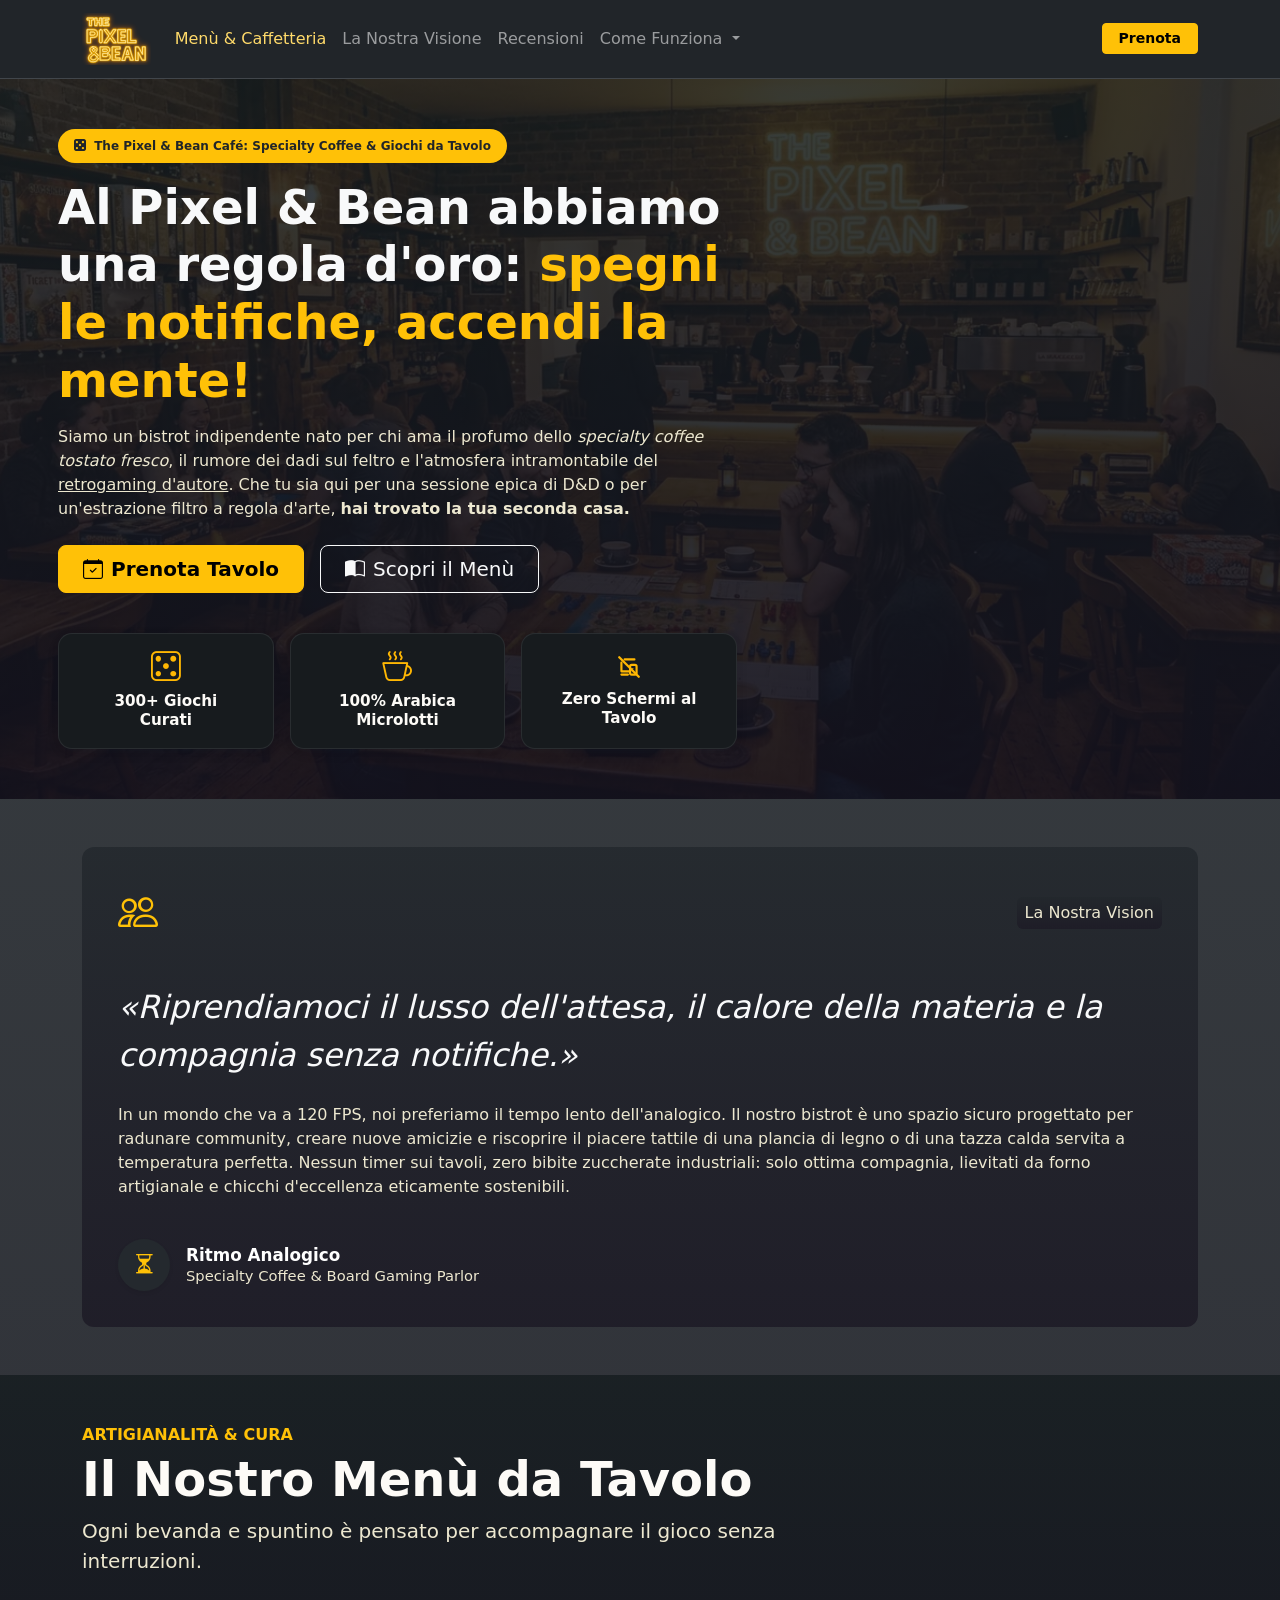
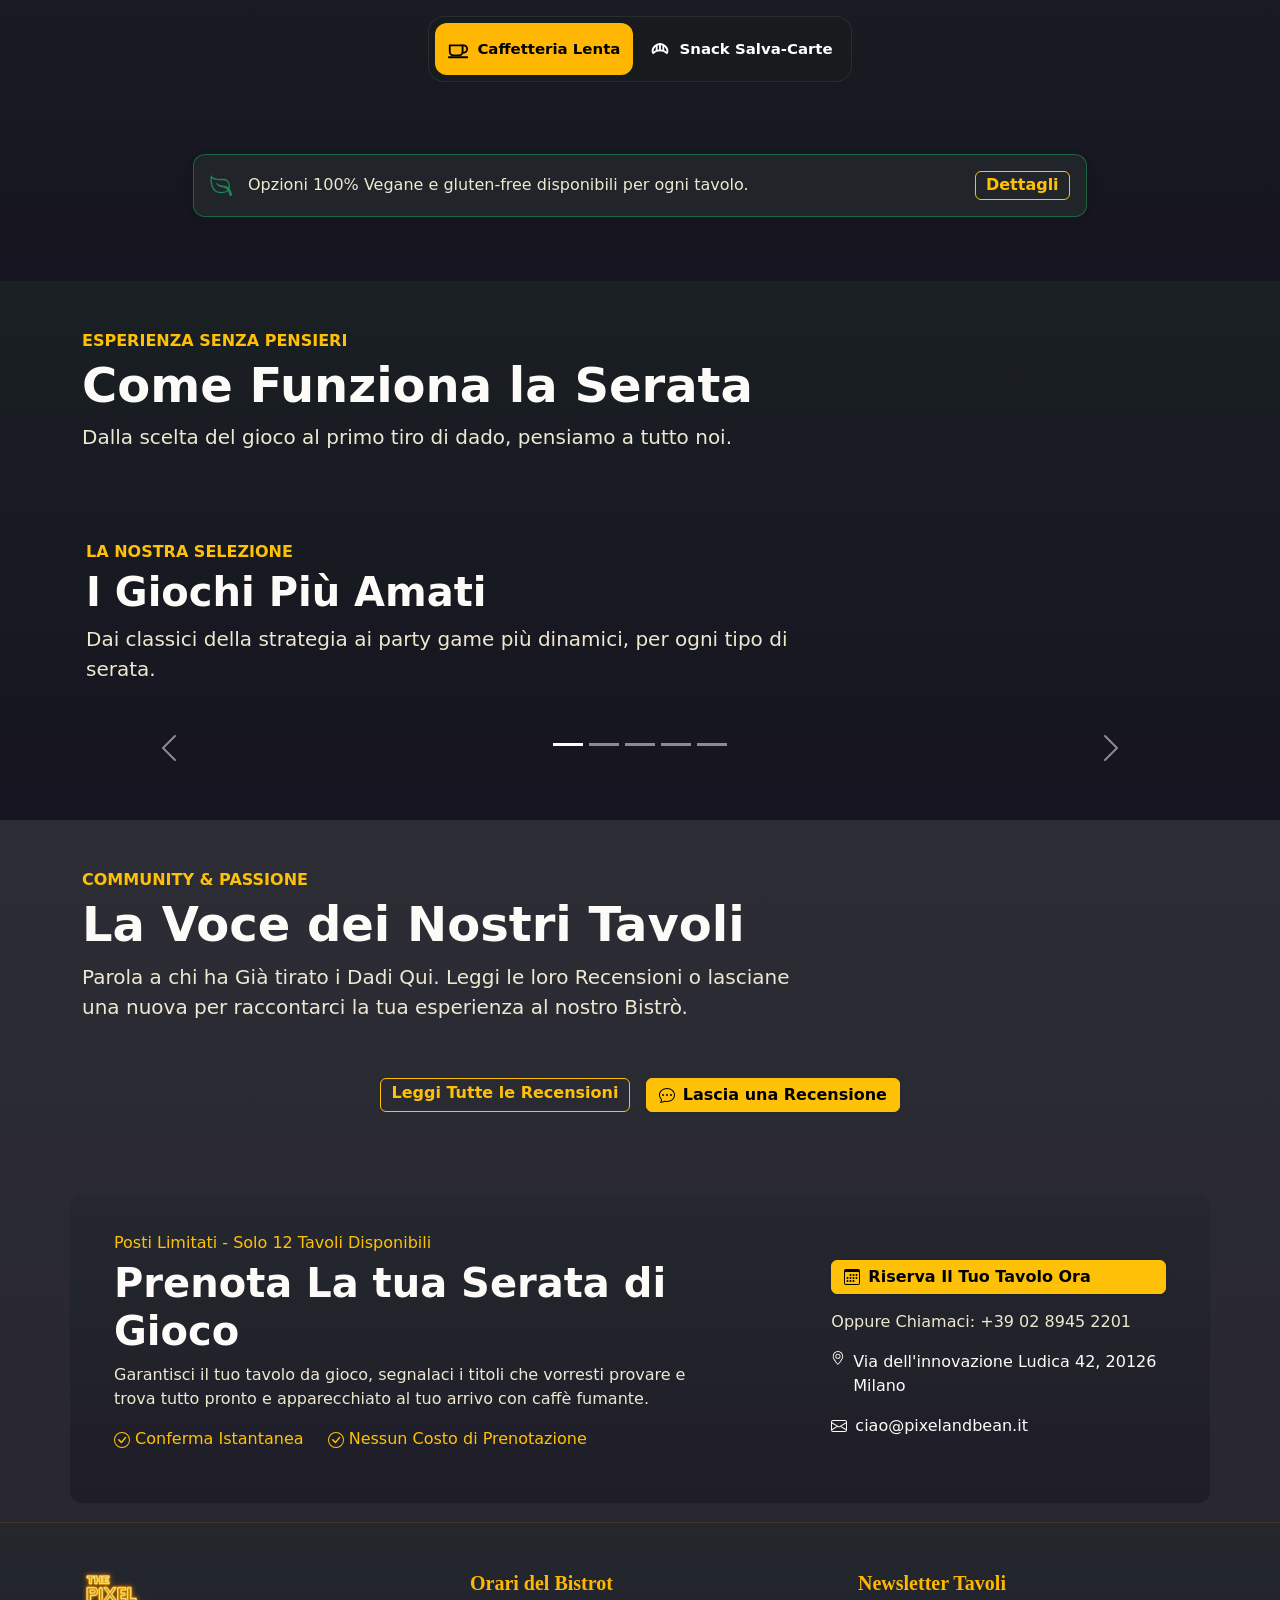
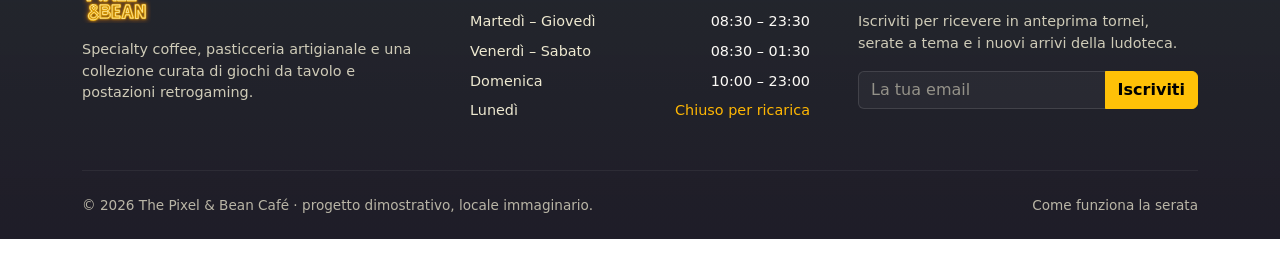
<file: index.html>
<!DOCTYPE html>
<html lang="it">

<head>
    <meta charset="UTF-8">
    <meta http-equiv="refresh" content="0; url=pixel-bean-cafe/src/">
    <title>The Pixel & Bean Café</title>
    <meta property="og:type" content="website">
    <meta property="og:title" content="The Pixel & Bean Café">
    <meta property="og:description"
        content="Bistrot immaginario di specialty coffee e giochi da tavolo: progetto front-end con HTML, Bootstrap 5.3 e JavaScript.">
    <meta property="og:url" content="https://albfer94.github.io/web-da-zero/">
    <meta property="og:image"
        content="https://albfer94.github.io/web-da-zero/pixel-bean-cafe/assets/img/og-preview.jpg">
    <meta property="og:image:width" content="1200">
    <meta property="og:image:height" content="627">
    <meta property="og:image:alt" content="Il sito The Pixel & Bean Café visto da computer e da telefono">
</head>

<body>
    <a href="pixel-bean-cafe/src/">Vai al sito</a>
</body>

</html>
</file>
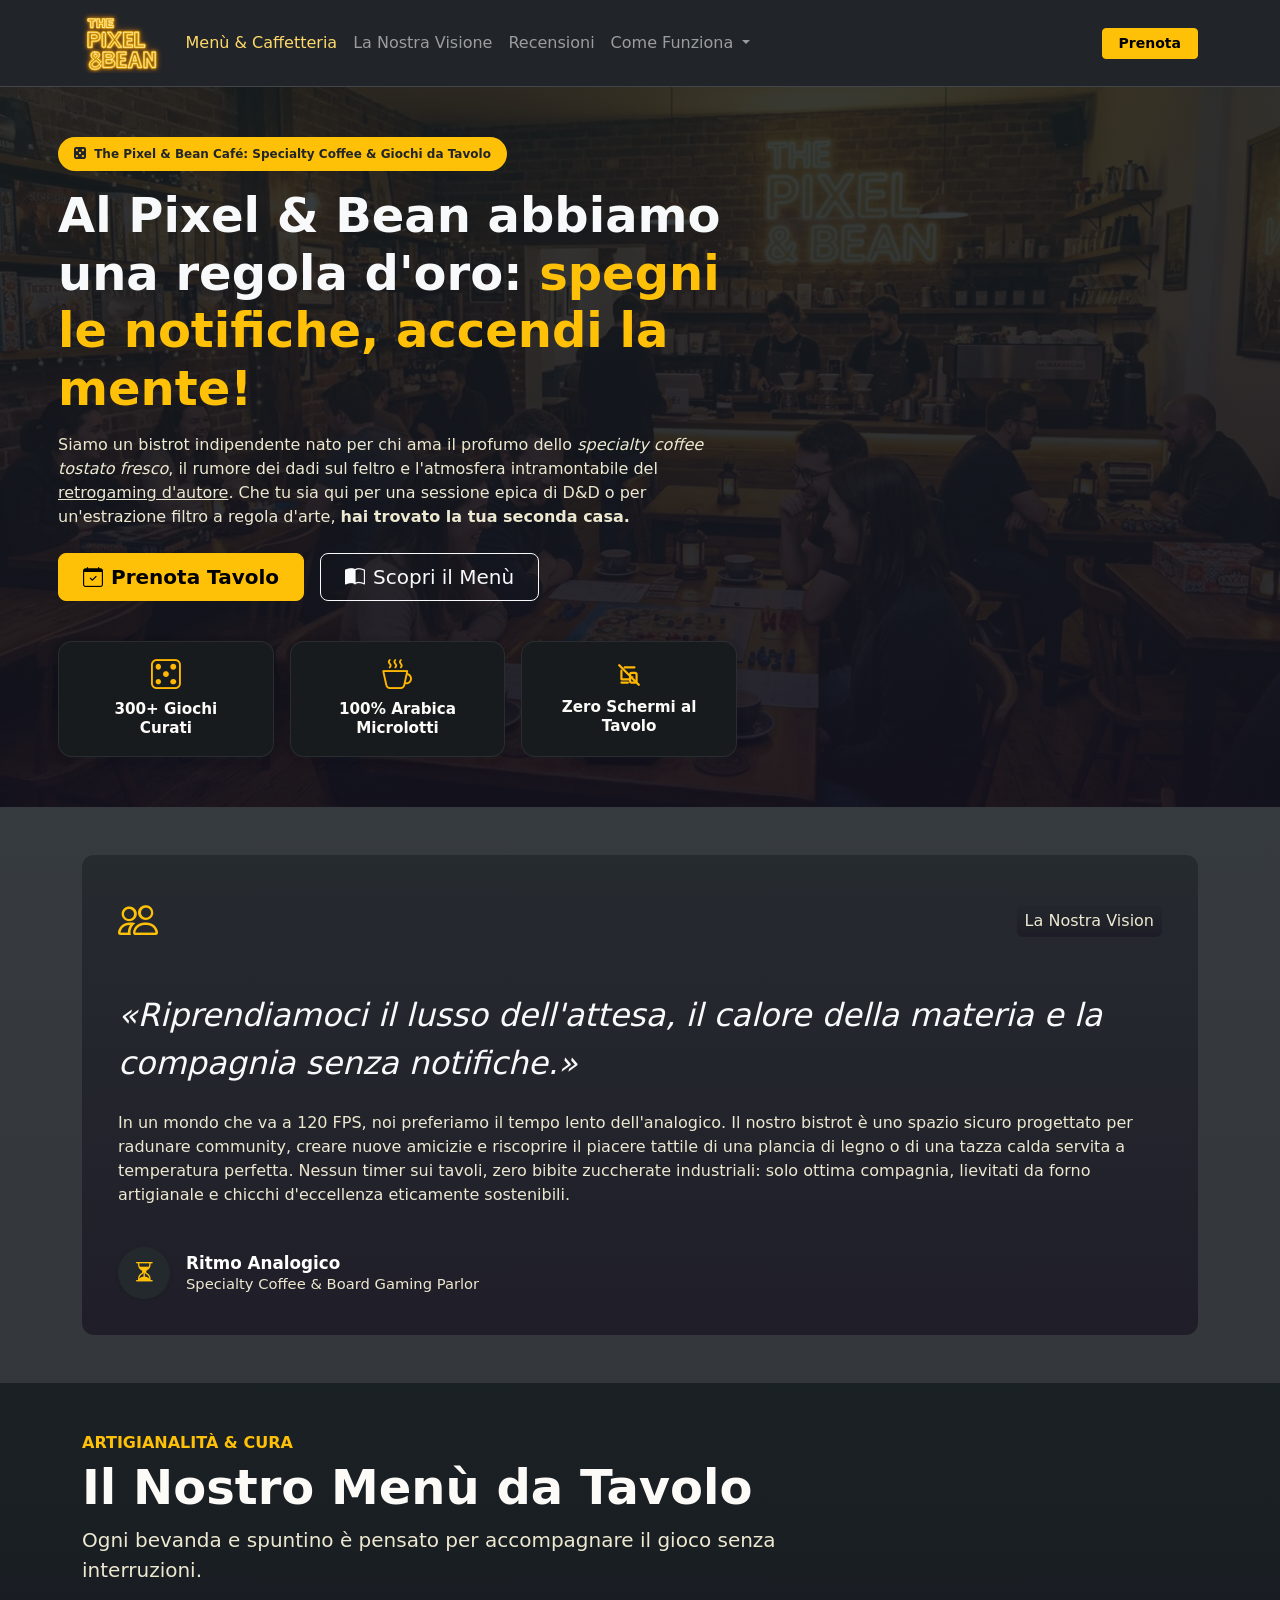
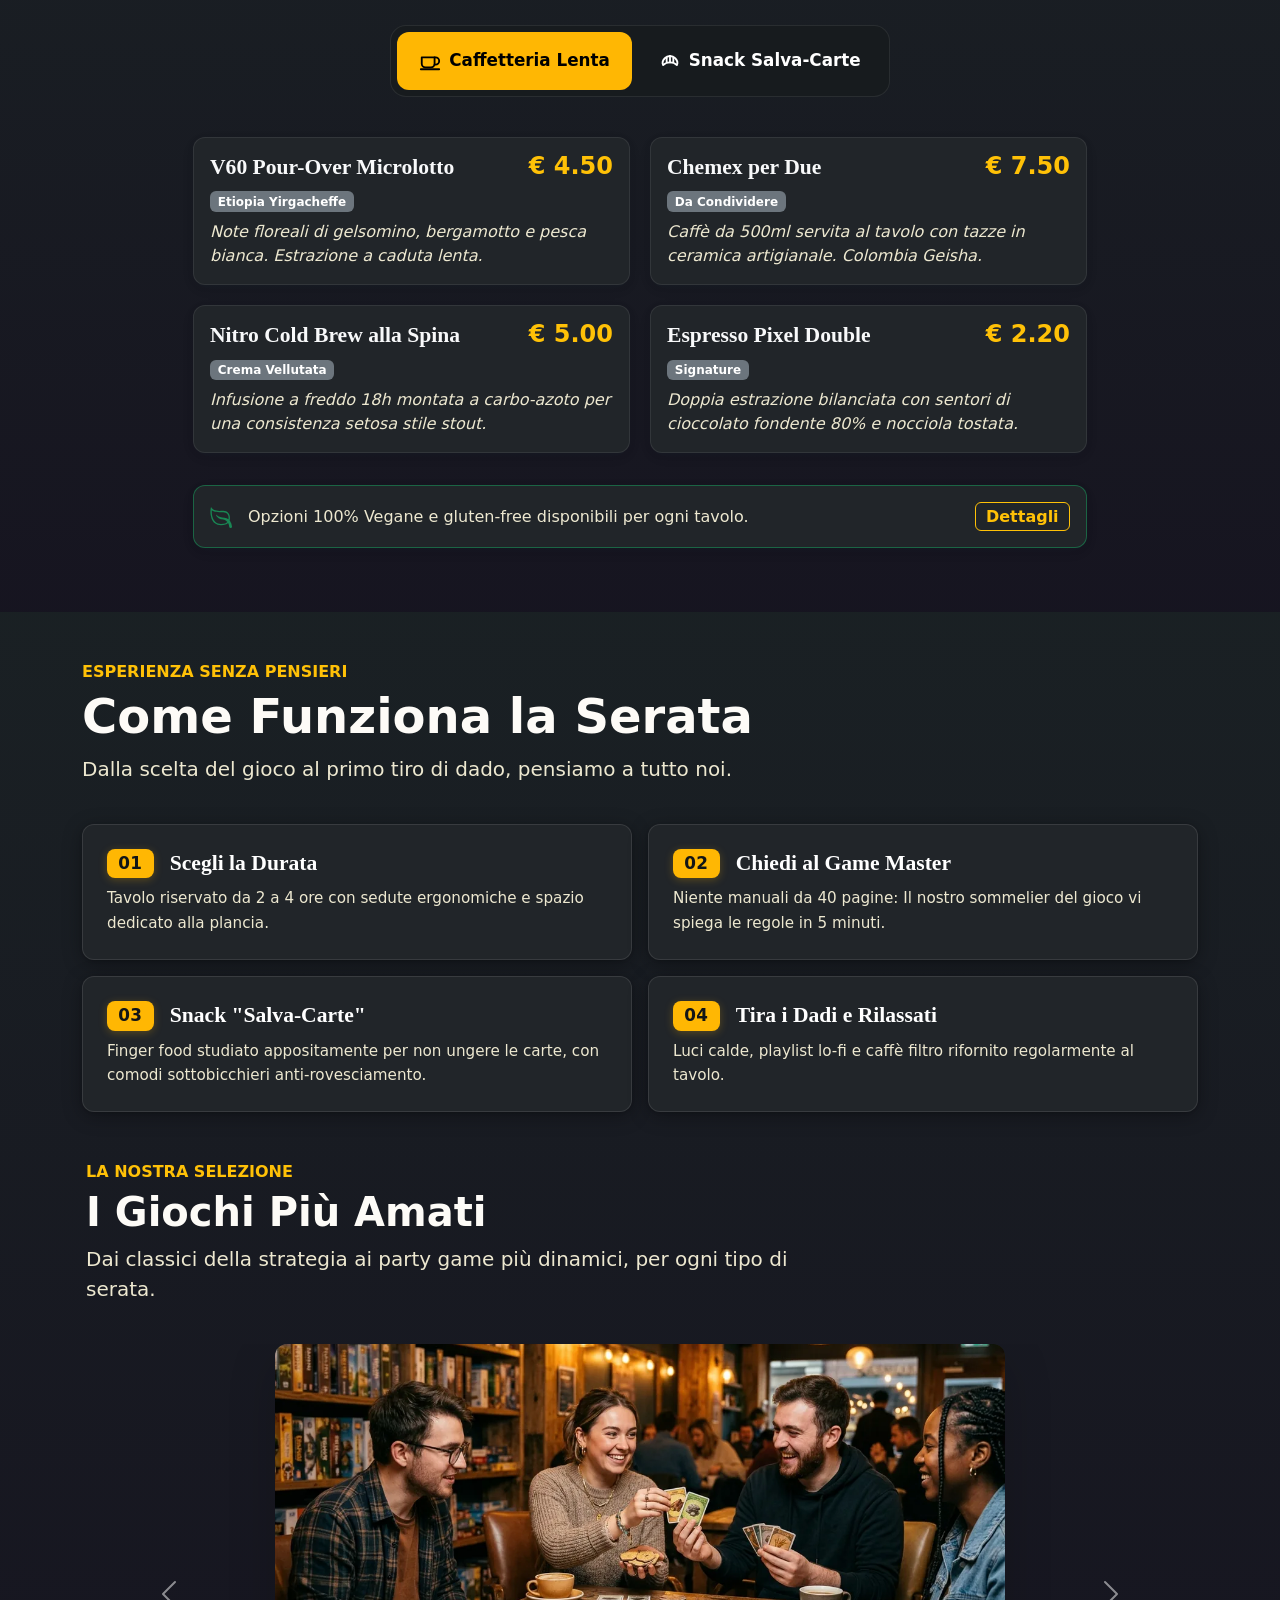
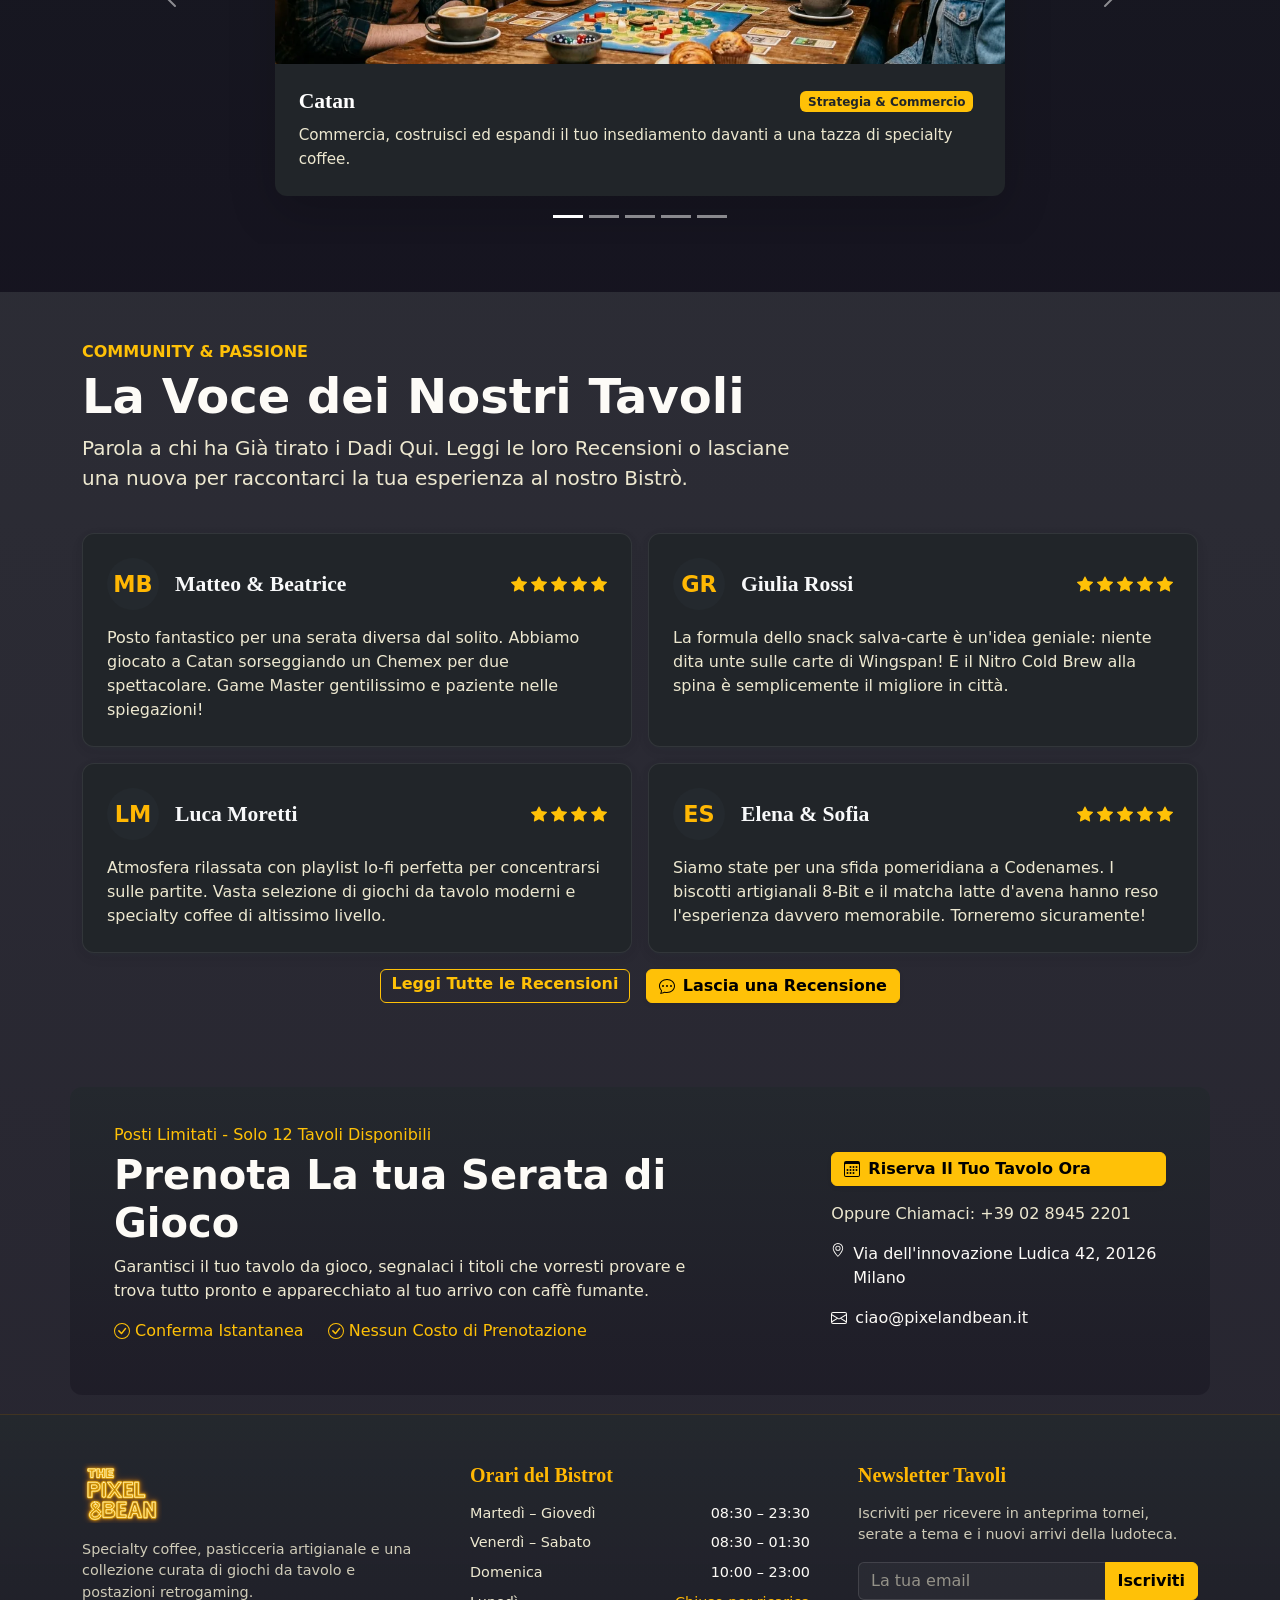
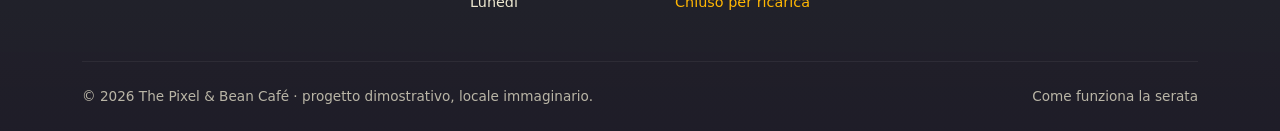
<file: pixel-bean-cafe/src/index.html>
<!DOCTYPE html>
<html lang="it">

<head>
     <meta charset="UTF-8">
     <meta name="viewport" content="width=device-width, initial-scale=1.0">
     <meta name="description"
          content="Bistrot di specialty coffee e giochi da tavolo: oltre 300 giochi, Game Master al tavolo e zero schermi. Prenota la tua serata.">
     <title>The Pixel & Bean Café</title>

     <!-- Open Graph: anteprima del link su LinkedIn e altri social -->
     <meta property="og:type" content="website">
     <meta property="og:title" content="The Pixel & Bean Café">
     <meta property="og:description"
          content="Bistrot immaginario di specialty coffee e giochi da tavolo: progetto front-end con HTML, Bootstrap 5.3 e JavaScript.">
     <meta property="og:url" content="https://albfer94.github.io/web-da-zero/pixel-bean-cafe/src/">
     <meta property="og:image"
          content="https://albfer94.github.io/web-da-zero/pixel-bean-cafe/assets/img/og-preview.jpg">
     <meta property="og:image:width" content="1200">
     <meta property="og:image:height" content="627">
     <meta property="og:image:alt" content="Il sito The Pixel & Bean Café visto da computer e da telefono">
     <!-- Favicon SVG per la scheda del browser -->
     <link rel="icon" type="image/svg+xml" href="../assets/svg/favicon.svg">

     <!-- Bootstrap 5.3 CSS -->
     <link href="https://cdn.jsdelivr.net/npm/bootstrap@5.3.3/dist/css/bootstrap.min.css" rel="stylesheet"
          integrity="sha384-QWTKZyjpPEjISv5WaRU9OFeRpok6YctnYmDr5pNlyT2bRjXh0JMhjY6hW+ALEwIH" crossorigin="anonymous">
     <!-- Bootstrap Icons -->
     <link rel="stylesheet" href="https://cdn.jsdelivr.net/npm/bootstrap-icons@1.11.3/font/bootstrap-icons.min.css">
     <!-- Foglio di stile personalizzato (Palette & Design Tokens) -->
     <link rel="stylesheet" href="../style/styles.css">
</head>

<body>
     <!-- In attesa di implementazione del Piano di Refactoring -->
     <nav class="navbar navbar-expand-lg bg-dark sticky-top border-bottom border-secondary-subtle" data-bs-theme="dark">
          <div class="container">
               <a class="navbar-brand d-flex align-items-center gap-2" href="#">
                    <img src="../assets/svg/logo.svg" alt="The Pixel &amp; Bean Café, torna all'inizio"
                         class="navbar-logo" width="48" height="48">
               </a>

               <div class="d-flex align-items-center gap-2 order-lg-last">
                    <button type="button" class="btn btn-warning btn-sm px-3 fw-semibold" data-bs-toggle="modal"
                         data-bs-target="#prenotazioniModal">Prenota</button>
                    <button class="navbar-toggler" type="button" data-bs-toggle="collapse"
                         data-bs-target="#navbarSupportedContent" aria-controls="navbarSupportedContent"
                         aria-expanded="false" aria-label="Apri il menu">
                         <span class="navbar-toggler-icon"></span>
                    </button>
               </div>

               <div class="collapse navbar-collapse" id="navbarSupportedContent">
                    <ul class="navbar-nav me-auto mb-2 mb-lg-0 py-2 py-lg-0">
                         <li class="nav-item">
                              <a class="nav-link text-warning-emphasis fw-medium" href="#menu">Menù &amp;
                                   Caffetteria</a>
                         </li>
                         <li class="nav-item">
                              <a class="nav-link" href="#visione">La Nostra Visione</a>
                         </li>
                         <li class="nav-item">
                              <a class="nav-link" href="#recensioni">Recensioni</a>
                         </li>
                         <li class="nav-item dropdown">
                              <a class="nav-link dropdown-toggle" href="#" role="button" data-bs-toggle="dropdown"
                                   aria-expanded="false">
                                   Come Funziona
                              </a>
                              <ul class="dropdown-menu">
                                   <li><a class="dropdown-item" href="#ludoteca">Giochi da Tavolo</a></li>
                                   <li><a class="dropdown-item" href="#info">Info & Contatti</a></li>
                                   <li>
                                        <hr class="dropdown-divider">
                                   </li>
                                   <li><a class="dropdown-item text-warning-emphasis" href="#orari">Orari del
                                             Bistrot</a></li>
                              </ul>
                         </li>
                    </ul>
               </div>
          </div>
     </nav>

     <!-- Hero Section -->
     <section id="hero" class="py-5">
          <div class="container">
               <div class="row align-items-center g-4 g-lg-5">

                    <!-- Colonna Testo & CTA -->
                    <div class="col-12 col-lg-8 col-xl-7 text-start px-3 px-sm-4 px-lg-0" id="hero-content">
                         <span
                              class="badge bg-warning text-dark mb-3 px-3 py-2 rounded-pill text-wrap text-start lh-base">
                              <i class="bi bi-dice-5-fill me-1"></i> The Pixel &amp; Bean Café: Specialty Coffee &amp;
                              Giochi da Tavolo
                         </span>
                         <h1 class="display-5  fw-bold text-light mb-3">
                              Al Pixel &amp; Bean abbiamo una regola d'oro: <span class="text-warning">spegni le
                                   notifiche,
                                   accendi la mente!</span>
                         </h1>
                         <p class="lead mb-4 fs-6">
                              Siamo un bistrot indipendente nato per chi ama il profumo dello <i>specialty coffee
                                   tostato fresco</i>, il rumore dei dadi sul feltro e l'atmosfera intramontabile del
                              <u>retrogaming d'autore</u>. Che tu sia qui per una sessione epica di D&amp;D o per
                              un'estrazione filtro
                              a regola d'arte, <strong>hai trovato la tua seconda casa.</strong>
                         </p>
                         <div class="d-flex flex-column flex-sm-row justify-content-start gap-3">
                              <button type="button" class="btn btn-warning btn-lg px-4 fw-semibold text-center"
                                   data-bs-toggle="modal" data-bs-target="#prenotazioniModal">
                                   <i class="bi bi-calendar-check me-2"></i>Prenota Tavolo
                              </button>
                              <a href="#menu" class="btn btn-outline-light btn-lg px-4 text-center">
                                   <i class="bi bi-book-half me-2"></i>Scopri il Menù
                              </a>
                         </div>
                         <div class="row g-2 g-sm-3 mt-4">
                              <div class="col-4">
                                   <div class="hero-feature-card">
                                        <div class="hero-feature-icon">
                                             <i class="bi bi-dice-5"></i>
                                        </div>
                                        <div class="hero-feature-text">
                                             300+ Giochi<br>Curati
                                        </div>
                                   </div>
                              </div>
                              <div class="col-4">
                                   <div class="hero-feature-card">
                                        <div class="hero-feature-icon">
                                             <i class="bi bi-cup-hot"></i>
                                        </div>
                                        <div class="hero-feature-text">
                                             100% Arabica<br>Microlotti
                                        </div>
                                   </div>
                              </div>
                              <div class="col-4">
                                   <div class="hero-feature-card">
                                        <div class="hero-feature-icon">
                                             <svg xmlns="http://www.w3.org/2000/svg" width="26" height="26"
                                                  viewBox="0 0 24 24" fill="none" stroke="currentColor" stroke-width="2"
                                                  stroke-linecap="round" stroke-linejoin="round">
                                                  <path d="M 8 5 H 17" />
                                                  <path d="M 5 8 V 16 H 12" />
                                                  <path d="M 5 19 H 11" />
                                                  <rect x="13" y="10" width="6" height="9" rx="1.5" />
                                                  <circle cx="15.5" cy="13.5" r="0.6" fill="currentColor"
                                                       stroke="none" />
                                                  <line x1="3" y1="3" x2="21" y2="21" stroke-width="2.2" />
                                             </svg>
                                        </div>
                                        <div class="hero-feature-text">
                                             Zero Schermi al<br>Tavolo
                                        </div>
                                   </div>
                              </div>
                         </div>
                    </div>

               </div>
          </div>
     </section>

     <!-- Vision Section -->
     <section class="container my-5">
          <div class="vision-card">
               <div class="row align-items-center mb-3">
                    <div class="col-6 vision-feature-icon text-warning">
                         <i class="bi bi-people"></i>
                    </div>
                    <div class="col-6 text-end">
                         <span class="badge bg-dark fw-normal p-2 fs-6 vision-label" id="visione">La Nostra
                              Vision</span>
                    </div>
               </div>
               <div class="row">
                    <div class="col-12 vision-text">
                         <blockquote class="fs-2  fw-normal text-light my-3 my-md-4 fst-italic">
                              «Riprendiamoci il lusso dell'attesa, il calore della materia e la compagnia senza
                              notifiche.»
                         </blockquote>
                         <p class="lead fw-light fs-6">
                              In un mondo che va a 120 FPS, noi preferiamo il <strong>tempo lento
                                   dell'analogico</strong>.
                              Il nostro bistrot è uno spazio sicuro progettato per radunare community, creare nuove
                              amicizie
                              e riscoprire il piacere tattile di una plancia di legno o di una tazza calda servita a
                              temperatura perfetta. Nessun timer sui tavoli, zero bibite zuccherate industriali: solo
                              ottima compagnia,
                              lievitati da forno artigianale e chicchi d'eccellenza eticamente sostenibili.
                         </p>
                         <div class="d-flex align-items-center gap-3 vision-footer mt-4">
                              <div class="hourglass text-warning shadow-sm">
                                   <i class="bi bi-hourglass-split"></i>
                              </div>
                              <div class="hourglass-text">
                                   <div class="hourglass-title">Ritmo Analogico</div>
                                   <div class="hourglass-subtitle">Specialty Coffee &amp; Board Gaming Parlor</div>
                              </div>
                         </div>
                    </div>
               </div>
          </div>
     </section>

     <!-- Menu Section -->
     <section class="py-5 px-3" id="menu">
          <div class="container">
               <div class="row mb-4 text-start text-md-start">
                    <div class="col-12 col-lg-8 mx-auto mx-lg-0">
                         <p class="text-warning fs-6 text-uppercase fw-semibold mb-1">Artigianalità &amp; Cura</p>
                         <h2 class="display-5  fw-bold">Il Nostro Menù da Tavolo</h2>
                         <p class="fs-5 menu-sub-text">Ogni bevanda e spuntino è pensato per accompagnare il gioco senza
                              interruzioni.</p>
                    </div>
               </div>

               <div class="row justify-content-center">
                    <div class="col-12 col-xl-10">
                         <div class="d-flex justify-content-center mb-4">
                              <nav class="w-100 d-flex justify-content-center">
                                   <div class="nav menu-nav-tabs" id="nav-tab" role="tablist">
                                        <button class="nav-link active" id="nav-caffetteria-tab" data-bs-toggle="tab"
                                             data-bs-target="#nav-caffetteria" type="button" role="tab"
                                             aria-controls="nav-caffetteria" aria-selected="true">
                                             <svg class="nav-icon me-2" xmlns="http://www.w3.org/2000/svg"
                                                  viewBox="0 0 24 24" fill="none" stroke="currentColor" stroke-width="2"
                                                  stroke-linecap="round" stroke-linejoin="round">
                                                  <path d="M17 8h1a4 4 0 1 1 0 8h-1" />
                                                  <path d="M3 8h14v7a4 4 0 0 1-4 4H7a4 4 0 0 1-4-4Z" />
                                                  <line x1="2" x2="22" y1="21" y2="21" />
                                             </svg>
                                             <span>Caffetteria Lenta</span>
                                        </button>
                                        <button class="nav-link" id="nav-snack-tab" data-bs-toggle="tab"
                                             data-bs-target="#nav-snack" type="button" role="tab"
                                             aria-controls="nav-snack" aria-selected="false">
                                             <svg class="nav-icon me-2" xmlns="http://www.w3.org/2000/svg"
                                                  viewBox="0 0 24 24" fill="none" stroke="currentColor" stroke-width="2"
                                                  stroke-linecap="round" stroke-linejoin="round">
                                                  <path
                                                       d="M4.5 16.5c-1.2-2.5-.2-5.5 1.8-7.5C8.2 7 10 6.5 12 6.5s3.8.5 5.7 2.5c2 2 3 5 1.8 7.5-1.8-1.8-4.2-3-7.5-3s-5.7 1.2-7.5 3Z" />
                                                  <path d="M8.5 8.5c-.3 1.8-.3 3.5 0 5" />
                                                  <path d="M12 6.5v7" />
                                                  <path d="M15.5 8.5c.3 1.8.3 3.5 0 5" />
                                             </svg>
                                             <span class="lh-sm">Snack Salva-Carte</span>
                                        </button>
                                   </div>
                              </nav>
                         </div>

                         <div class="tab-content" id="nav-tabContent">
                              <div class="tab-pane fade show active p-3" id="nav-caffetteria" role="tabpanel"
                                   aria-labelledby="nav-caffetteria-tab" tabindex="0">
                              </div>

                              <div class="tab-pane fade p-3" id="nav-snack" role="tabpanel"
                                   aria-labelledby="nav-snack-tab" tabindex="0">
                              </div>
                         </div>

                         <!-- Sezione Avviso Opzioni Vegane -->
                         <div class="p-3">
                              <div class="card bg-dark text-light border-success">
                                   <div class="card-body">
                                        <div class="d-flex align-items-center gap-2 gap-sm-3">
                                             <svg xmlns="http://www.w3.org/2000/svg" width="22" height="22"
                                                  fill="currentColor" class="bi bi-leaf text-success flex-shrink-0"
                                                  viewBox="0 0 16 16">
                                                  <path
                                                       d="M1.4 1.7c.216.289.65.84 1.725 1.274 1.093.44 2.884.774 5.834.528l.37-.023c1.823-.06 3.117.598 3.956 1.579C14.16 6.082 14.5 7.41 14.5 8.5c0 .58-.032 1.285-.229 1.997q.198.248.382.54c.756 1.2 1.19 2.563 1.348 3.966a1 1 0 0 1-1.98.198c-.13-.97-.397-1.913-.868-2.77C12.173 13.386 10.565 14 8 14c-1.854 0-3.32-.544-4.45-1.435-1.125-.887-1.89-2.095-2.391-3.383C.16 6.62.16 3.646.509 1.902L.73.806zm-.05 1.39c-.146 1.609-.008 3.809.74 5.728.457 1.17 1.13 2.213 2.079 2.961.942.744 2.185 1.22 3.83 1.221 2.588 0 3.91-.66 4.609-1.445-1.789-2.46-4.121-1.213-6.342-2.68-.74-.488-1.735-1.323-1.844-2.308-.023-.214.237-.274.38-.112 1.4 1.6 3.573 1.757 5.59 2.045 1.227.215 2.21.526 3.033 1.158.058-.39.075-.782.075-1.158 0-.91-.288-1.988-.975-2.792-.626-.732-1.622-1.281-3.167-1.229l-.316.02c-3.05.253-5.01-.08-6.291-.598a5.3 5.3 0 0 1-1.4-.811" />
                                             </svg>
                                             <p class="card-text mb-0 flex-grow-1 fs-6">
                                                  Opzioni 100% Vegane e gluten-free disponibili per ogni tavolo.
                                             </p>
                                             <a class="badge text-warning border border-warning text-decoration-none fs-6 flex-shrink-0"
                                                  data-bs-toggle="collapse" href="#vegan-items" role="button"
                                                  aria-expanded="false" aria-controls="vegan-items">Dettagli</a>
                                        </div>
                                   </div>
                              </div>

                              <div class="collapse mt-3" id="vegan-items">
                                   <div class="menu-items-grid d-flex flex-column gap-3" id="vegan-contenitore">
                                   </div>
                              </div>
                         </div>
                    </div>
               </div>
          </div>
     </section>

     <!-- Ludoteca Section -->
     <section class="py-5 px-3" id="ludoteca">
          <div class="container">
               <div class="row mb-4 text-start text-md-start">
                    <div class="col-12 col-lg-8 mx-auto mx-lg-0">
                         <p class="text-warning fs-6 text-uppercase fw-semibold mb-1">Esperienza Senza Pensieri</p>
                         <h2 class="display-5  fw-bold">Come Funziona la Serata</h2>
                         <p class="fs-5 menu-sub-text">Dalla scelta del gioco al primo tiro di dado, pensiamo a tutto
                              noi.</p>
                    </div>
               </div>
               <div class="menu-items-grid d-flex flex-column gap-3" id="cards-contenitore"></div>
          </div>

          <!-- Carosello Giochi Più Amati -->
          <div class="container mt-5 px-3">
               <div class="row mb-4 text-start">
                    <div class="col-12 col-lg-8">
                         <p class="text-warning fs-6 text-uppercase fw-semibold mb-1">La Nostra Selezione</p>
                         <h2 class="display-6 fw-bold">I Giochi Più Amati</h2>
                         <p class="fs-5 menu-sub-text">Dai classici della strategia ai party game più dinamici, per ogni
                              tipo di serata.</p>
                    </div>
               </div>

               <!-- Carousel Bootstrap Component -->
               <div id="carouselGiochi" class="carousel slide" data-bs-ride="carousel">
                    <!-- Indicatori -->
                    <div class="carousel-indicators">
                         <button type="button" data-bs-target="#carouselGiochi" data-bs-slide-to="0" class="active"
                              aria-current="true" aria-label="Catan"></button>
                         <button type="button" data-bs-target="#carouselGiochi" data-bs-slide-to="1"
                              aria-label="Wingspan"></button>
                         <button type="button" data-bs-target="#carouselGiochi" data-bs-slide-to="2"
                              aria-label="Ticket to Ride"></button>
                         <button type="button" data-bs-target="#carouselGiochi" data-bs-slide-to="3"
                              aria-label="Terraforming Mars"></button>
                         <button type="button" data-bs-target="#carouselGiochi" data-bs-slide-to="4"
                              aria-label="Codenames"></button>
                    </div>

                    <!-- Slide del Carosello -->
                    <div class="carousel-inner pb-5" id="contenitore-giochi"></div>

                    <!-- Controlli Precedente / Successivo -->
                    <button class="carousel-control-prev" type="button" data-bs-target="#carouselGiochi"
                         data-bs-slide="prev">
                         <span class="carousel-control-prev-icon" aria-hidden="true"></span>
                         <span class="visually-hidden">Precedente</span>
                    </button>
                    <button class="carousel-control-next" type="button" data-bs-target="#carouselGiochi"
                         data-bs-slide="next">
                         <span class="carousel-control-next-icon" aria-hidden="true"></span>
                         <span class="visually-hidden">Successivo</span>
                    </button>
               </div>
          </div>
     </section>
     <!-- Sezione Recensioni -->
     <section class="py-5 px-3" id="recensioni">
          <div class="container">
               <div class="row mb-4 text-start text-md-start">
                    <div class="col-12 col-lg-8 mx-auto mx-lg-0">
                         <p class="text-warning fs-6 text-uppercase fw-semibold mb-1">Community & Passione</p>
                         <h2 class="display-5  fw-bold">La Voce dei Nostri Tavoli</h2>
                         <p class="fs-5 menu-sub-text">Parola a chi ha Già tirato i Dadi Qui. Leggi le loro Recensioni o
                              lasciane una nuova per raccontarci la tua esperienza al nostro Bistrò.</p>
                    </div>
               </div>
               <div class="menu-items-grid d-flex flex-column gap-3" id="recensioni-contenitore">
               </div>
               <div class="collapse mt-3" id="toggle-reviews">
                    <div class="menu-items-grid d-flex flex-column gap-3" id="more-reviews">
                    </div>
               </div>

               <div class="d-flex flex-column flex-sm-row justify-content-center gap-3 py-3">

                    <a class="badge text-warning border border-warning text-decoration-none fs-6 flex-shrink-0"
                         data-bs-toggle="collapse" href="#toggle-reviews" role="button" aria-expanded="false"
                         aria-controls="toggle-reviews">Leggi Tutte le Recensioni</a>

                    <button type="button"
                         class="btn btn-warning fw-semibold d-inline-flex align-items-center justify-content-center gap-2 shadow-sm text-sm-center"
                         data-bs-toggle="modal" data-bs-target="#recensioneModal">
                         <svg xmlns="http://www.w3.org/2000/svg" width="16" height="16" fill="currentColor"
                              class="bi bi-chat-dots flex-shrink-0" viewBox="0 0 16 16" aria-hidden="true">
                              <path
                                   d="M5 8a1 1 0 1 1-2 0 1 1 0 0 1 2 0m4 0a1 1 0 1 1-2 0 1 1 0 0 1 2 0m3 1a1 1 0 1 0 0-2 1 1 0 0 0 0 2" />
                              <path
                                   d="m2.165 15.803.02-.004c1.83-.363 2.948-.842 3.468-1.105A9 9 0 0 0 8 15c4.418 0 8-3.134 8-7s-3.582-7-8-7-8 3.134-8 7c0 1.76.743 3.37 1.97 4.6a10.4 10.4 0 0 1-.524 2.318l-.003.011a11 11 0 0 1-.244.637c-.079.186.074.394.273.362a22 22 0 0 0 .693-.125m.8-3.108a1 1 0 0 0-.287-.801C1.618 10.83 1 9.468 1 8c0-3.192 3.004-6 7-6s7 2.808 7 6-3.004 6-7 6a8 8 0 0 1-2.088-.272 1 1 0 0 0-.711.074c-.387.196-1.24.57-2.634.893a11 11 0 0 0 .398-2" />
                         </svg>
                         <span class="lh-sm">Lascia una Recensione</span>
                    </button>
               </div>
          </div>
     </section>

     <!-- Banner Finale con Info & Contatti -->
     <section id="info">
          <div class="container banner-card">
               <!-- Single row using flex alignment classes -->
               <div class="row px-4 justify-content-between ">

                    <!-- Left Column: Text Content -->
                    <div class="col-md-7 col-12 py-3">
                         <p class="mb-1 text-warning">Posti Limitati - Solo 12 Tavoli Disponibili</p>
                         <h2 class="display-6 fw-bold">Prenota La tua Serata di Gioco</h2>
                         <p class="lead fw-light fs-6 mb-0">
                              Garantisci il tuo tavolo da gioco, segnalaci i titoli che vorresti provare e trova tutto
                              pronto e apparecchiato al tuo arrivo con caffè fumante.
                         </p>
                         <div class="d-flex gap-4 mt-3">
                              <p class="text-warning">
                                   <svg xmlns="http://www.w3.org/2000/svg" width="16" height="16" fill="currentColor"
                                        class="bi bi-check-circle" viewBox="0 0 16 16">
                                        <path d="M8 15A7 7 0 1 1 8 1a7 7 0 0 1 0 14m0 1A8 8 0 1 0 8 0a8 8 0 0 0 0 16" />
                                        <path
                                             d="m10.97 4.97-.02.022-3.473 4.425-2.093-2.094a.75.75 0 0 0-1.06 1.06L6.97 11.03a.75.75 0 0 0 1.079-.02l3.992-4.99a.75.75 0 0 0-1.071-1.05" />
                                   </svg>
                                   <span>
                                        Conferma Istantanea
                                   </span>
                              </p>
                              <p class="text-warning">
                                   <svg xmlns="http://www.w3.org/2000/svg" width="16" height="16" fill="currentColor"
                                        class="bi bi-check-circle" viewBox="0 0 16 16">
                                        <path d="M8 15A7 7 0 1 1 8 1a7 7 0 0 1 0 14m0 1A8 8 0 1 0 8 0a8 8 0 0 0 0 16" />
                                        <path
                                             d="m10.97 4.97-.02.022-3.473 4.425-2.093-2.094a.75.75 0 0 0-1.06 1.06L6.97 11.03a.75.75 0 0 0 1.079-.02l3.992-4.99a.75.75 0 0 0-1.071-1.05" />
                                   </svg>
                                   <span>
                                        Nessun Costo di Prenotazione
                                   </span>
                              </p>

                         </div>
                    </div>


                    <div class="col-md-4 col-12 d-md-flex justify-content-md-end align-items-center py-3">
                         <div class="d-flex flex-column">
                              <button type="button"
                                   class="btn btn-warning fw-semibold d-inline-flex align-items-center gap-2 shadow-sm"
                                   data-bs-toggle="modal" data-bs-target="#prenotazioniModal">
                                   <svg xmlns="http://www.w3.org/2000/svg" width="16" height="16" fill="currentColor"
                                        class="bi bi-calendar3" viewBox="0 0 16 16">
                                        <path
                                             d="M14 0H2a2 2 0 0 0-2 2v12a2 2 0 0 0 2 2h12a2 2 0 0 0 2-2V2a2 2 0 0 0-2-2M1 3.857C1 3.384 1.448 3 2 3h12c.552 0 1 .384 1 .857v10.286c0 .473-.448.857-1 .857H2c-.552 0-1-.384-1-.857z" />
                                        <path
                                             d="M6.5 7a1 1 0 1 0 0-2 1 1 0 0 0 0 2m3 0a1 1 0 1 0 0-2 1 1 0 0 0 0 2m3 0a1 1 0 1 0 0-2 1 1 0 0 0 0 2m-9 3a1 1 0 1 0 0-2 1 1 0 0 0 0 2m3 0a1 1 0 1 0 0-2 1 1 0 0 0 0 2m3 0a1 1 0 1 0 0-2 1 1 0 0 0 0 2m3 0a1 1 0 1 0 0-2 1 1 0 0 0 0 2m-9 3a1 1 0 1 0 0-2 1 1 0 0 0 0 2m3 0a1 1 0 1 0 0-2 1 1 0 0 0 0 2m3 0a1 1 0 1 0 0-2 1 1 0 0 0 0 2" />
                                   </svg> <span class="lh-sm">Riserva Il Tuo Tavolo Ora</span>
                              </button>
                              <div class="mt-3">
                                   <p>Oppure Chiamaci: +39 02 8945 2201</p>
                              </div>

                              <div class="d-flex flex-column gap-3">
                                   <div class="d-flex gap-2 align-items-start">
                                        <svg xmlns="http://www.w3.org/2000/svg" width="16" height="16"
                                             fill="currentColor" class="bi bi-geo-alt" viewBox="0 0 16 16">
                                             <path
                                                  d="M12.166 8.94c-.524 1.062-1.234 2.12-1.96 3.07A32 32 0 0 1 8 14.58a32 32 0 0 1-2.206-2.57c-.726-.95-1.436-2.008-1.96-3.07C3.304 7.867 3 6.862 3 6a5 5 0 0 1 10 0c0 .862-.305 1.867-.834 2.94M8 16s6-5.686 6-10A6 6 0 0 0 2 6c0 4.314 6 10 6 10" />
                                             <path
                                                  d="M8 8a2 2 0 1 1 0-4 2 2 0 0 1 0 4m0 1a3 3 0 1 0 0-6 3 3 0 0 0 0 6" />
                                        </svg>
                                        <span>Via dell'innovazione Ludica 42, 20126 Milano</span>
                                   </div>
                                   <div class="d-flex gap-2 align-items-center">
                                        <svg xmlns="http://www.w3.org/2000/svg" width="16" height="16"
                                             fill="currentColor" class="bi bi-envelope" viewBox="0 0 16 16">
                                             <path
                                                  d="M0 4a2 2 0 0 1 2-2h12a2 2 0 0 1 2 2v8a2 2 0 0 1-2 2H2a2 2 0 0 1-2-2zm2-1a1 1 0 0 0-1 1v.217l7 4.2 7-4.2V4a1 1 0 0 0-1-1zm13 2.383-4.708 2.825L15 11.105zm-.034 6.876-5.64-3.471L8 9.583l-1.326-.795-5.64 3.47A1 1 0 0 0 2 13h12a1 1 0 0 0 .966-.741M1 11.105l4.708-2.897L1 5.383z" />
                                        </svg>
                                        <span>ciao@pixelandbean.it</span>
                                   </div>
                              </div>

                         </div>
                    </div>
               </div>
          </div>
     </section>

     <!-- footer -->
     <footer id="footer" class="pt-5 pb-4 px-3">
          <div class="container">
               <div class="row g-4 g-lg-5">

                    <!-- Colonna 1: Logo e descrizione -->
                    <div class="col-12 col-md-6 col-lg-4">
                         <a href="#hero" class="d-inline-block mb-3">
                              <img src="../assets/svg/logo.svg" alt="The Pixel &amp; Bean Café, torna all'inizio"
                                   class="navbar-logo" width="48" height="48">
                         </a>
                         <p class="footer-text mb-0">
                              Specialty coffee, pasticceria artigianale e una collezione curata di giochi da tavolo
                              e postazioni retrogaming.
                         </p>
                    </div>

                    <!-- Colonna 2: Orari -->
                    <div class="col-12 col-md-6 col-lg-4">
                         <h2 class="footer-title">Orari del Bistrot</h2>
                         <dl class="footer-hours" id="orari">
                              <dt>Martedì – Giovedì</dt>
                              <dd>08:30 – 23:30</dd>
                              <dt>Venerdì – Sabato</dt>
                              <dd>08:30 – 01:30</dd>
                              <dt>Domenica</dt>
                              <dd>10:00 – 23:00</dd>
                              <dt>Lunedì</dt>
                              <dd class="footer-closed">Chiuso per ricarica</dd>
                         </dl>
                    </div>

                    <!-- Colonna 3: Newsletter (la logica JS gestisce l'evento dell'iscrizione) -->
                    <div class="col-12 col-lg-4">
                         <h2 class="footer-title">Newsletter Tavoli</h2>
                         <p class="footer-text">
                              Iscriviti per ricevere in anteprima tornei, serate a tema e i nuovi arrivi della ludoteca.
                         </p>
                         <form id="newsletter-form">
                              <label for="newsletter-email" class="visually-hidden">La tua email</label>
                              <div class="input-group">
                                   <input type="email" id="newsletter-email" name="email" class="form-control"
                                        placeholder="La tua email" autocomplete="email" required>
                                   <button type="submit" class="btn btn-warning fw-semibold">Iscriviti</button>
                              </div>
                         </form>
                    </div>

               </div>

               <!-- Barra inferiore -->
               <div
                    class="footer-bottom d-flex flex-column flex-md-row justify-content-between align-items-center gap-2 mt-5 pt-4 text-center text-md-start">
                    <p class="mb-0">&copy; 2026 The Pixel &amp; Bean Café · progetto dimostrativo, locale immaginario.
                    </p>
                    <a href="#ludoteca" class="footer-link">Come funziona la serata</a>
               </div>
          </div>
     </footer>

     <!-- Modal Lascia una Recensione -->
     <div class="modal fade" id="recensioneModal" tabindex="-1" aria-labelledby="recensioneModalLabel"
          aria-hidden="true" data-bs-theme="dark">
          <div class="modal-dialog modal-dialog-centered">
               <div class="modal-content bg-dark text-light border border-secondary">
                    <div class="modal-header border-secondary">
                         <h2 class="modal-title fs-5 fw-bold text-warning" id="recensioneModalLabel">Lascia
                              una Recensione</h2>
                         <button type="button" class="btn-close" data-bs-dismiss="modal" aria-label="Chiudi"></button>
                    </div>
                    <div class="modal-body">
                         <p class="menu-sub-text mb-3">Raccontaci la tua esperienza al bistrot: i giochi
                              provati, il caffè e l'atmosfera al tavolo.</p>
                         <form id="formRecensione">
                              <div class="mb-3">
                                   <label for="reviewNome" class="form-label fw-semibold">Il tuo Nome</label>
                                   <input type="text" class="form-control" id="reviewNome" name="nome"
                                        placeholder="Es. Marco Rossi" required>
                              </div>
                              <div class="mb-3">
                                   <label for="reviewValutazione" class="form-label fw-semibold">Valutazione</label>
                                   <select class="form-select" id="reviewValutazione" name="valutazione" required>
                                        <option value="" selected disabled>Scegli una valutazione da 1 a 5
                                             stelle...</option>
                                        <option value="5">★★★★★ - 5 Stelle (Eccellente)</option>
                                        <option value="4">★★★★☆ - 4 Stelle (Molto Buono)</option>
                                        <option value="3">★★★☆☆ - 3 Stelle (Buono)</option>
                                        <option value="2">★★☆☆☆ - 2 Stelle (Sufficiente)</option>
                                        <option value="1">★☆☆☆☆ - 1 Stella (Scarso)</option>
                                   </select>
                              </div>
                              <div class="mb-3">
                                   <label for="reviewTesto" class="form-label fw-semibold">La tua
                                        Recensione</label>
                                   <textarea class="form-control" id="reviewTesto" name="recensione" rows="3"
                                        placeholder="Com'è andata la serata?" required></textarea>
                              </div>
                         </form>
                    </div>
                    <div class="modal-footer border-secondary">
                         <button type="button" class="btn btn-outline-secondary" data-bs-dismiss="modal">Chiudi</button>
                         <button type="submit" form="formRecensione" class="btn btn-warning fw-semibold">Invia
                              Recensione</button>
                    </div>
               </div>
          </div>
     </div>

     <!-- Modal: Form di Prenotazioni -->
     <div class="modal fade" id="prenotazioniModal" tabindex="-1" aria-labelledby="prenotazioniModalLabel"
          aria-hidden="true" data-bs-theme="dark">
          <div class="modal-dialog modal-dialog-centered modal-dialog-scrollable modal-lg">
               <div class="modal-content bg-dark text-light border border-secondary">
                    <div class="modal-header border-secondary">
                         <h2 class="modal-title fs-5 fw-bold text-warning" id="prenotazioniModalLabel">
                              Prenota il tuo Tavolo
                         </h2>
                         <button type="button" class="btn-close" data-bs-dismiss="modal" aria-label="Chiudi"></button>
                    </div>

                    <div class="modal-body">
                         <p class="menu-sub-text mb-4">
                              Dicci quando arrivi e cosa vorresti giocare: troverai il tavolo apparecchiato, la
                              scatola già sul feltro e il caffè in arrivo.
                         </p>

                         <form id="formPrenotazione">
                              <div class="row g-3">

                                   <!-- Nome -->
                                   <div class="col-12 col-md-6">
                                        <label for="bookingNome" class="form-label fw-semibold">Nome e
                                             cognome</label>
                                        <input type="text" class="form-control" id="bookingNome" name="nome"
                                             placeholder="Es. Marco Rossi" autocomplete="name" required>
                                   </div>

                                   <!-- Email -->
                                   <div class="col-12 col-md-6">
                                        <label for="bookingEmail" class="form-label fw-semibold">Email</label>
                                        <input type="email" class="form-control" id="bookingEmail" name="email"
                                             placeholder="nome@email.it" autocomplete="email" required>
                                   </div>

                                   <!-- Telefono -->
                                   <div class="col-12 col-md-6">
                                        <label for="bookingTelefono" class="form-label fw-semibold">Telefono</label>
                                        <input type="tel" class="form-control" id="bookingTelefono" name="telefono"
                                             placeholder="Es. 333 123 4567" autocomplete="tel" inputmode="tel" required>
                                   </div>

                                   <!-- Numero ospiti -->
                                   <div class="col-12 col-md-6">
                                        <label for="bookingOspiti" class="form-label fw-semibold">Numero di
                                             ospiti</label>
                                        <input type="number" class="form-control" id="bookingOspiti" name="ospiti"
                                             min="1" max="8" value="2" required>
                                        <div class="form-text">Da 1 a 8 persone per tavolo. Per gruppi più
                                             numerosi scrivicelo nelle richieste speciali.</div>
                                   </div>

                                   <!-- Data e ora -->
                                   <div class="col-12 col-md-6">
                                        <label for="bookingDataOra" class="form-label fw-semibold">Data e
                                             ora di arrivo</label>
                                        <input type="datetime-local" class="form-control" id="bookingDataOra"
                                             name="dataOra" required>
                                        <div class="form-text">Il lunedì siamo chiusi per ricarica.</div>
                                   </div>

                                   <!-- Gioco preferito -->
                                   <div class="col-12 col-md-6">
                                        <label for="bookingGioco" class="form-label fw-semibold">Gioco da
                                             preparare</label>
                                        <select class="form-select" id="bookingGioco" name="gioco">
                                             <option value="nessuna-preferenza" selected>Nessuna preferenza,
                                                  decidiamo al tavolo</option>
                                             <option value="game-master">Consigliatemi voi (ci pensa il Game
                                                  Master)</option>
                                             <option value="catan">Catan</option>
                                             <option value="wingspan">Wingspan</option>
                                             <option value="ticket-to-ride">Ticket to Ride</option>
                                             <option value="terraforming-mars">Terraforming Mars</option>
                                             <option value="codenames">Codenames</option>
                                             <option value="dixit">Dixit</option>
                                        </select>
                                   </div>

                                   <!-- Richieste speciali -->
                                   <div class="col-12">
                                        <label for="bookingRichieste" class="form-label fw-semibold">Richieste
                                             speciali <span
                                                  class="fw-normal text-secondary">(facoltativo)</span></label>
                                        <textarea class="form-control" id="bookingRichieste" name="richieste" rows="3"
                                             placeholder="Un compleanno da festeggiare, intolleranze alimentari, una partita da preparare con il Game Master..."></textarea>
                                   </div>

                                   <!-- Regolamento (collapse, come la sezione vegana) -->
                                   <div class="col-12">
                                        <button class="btn btn-outline-warning btn-sm" type="button"
                                             data-bs-toggle="collapse" data-bs-target="#regolamentoTavolo"
                                             aria-expanded="false" aria-controls="regolamentoTavolo">
                                             <i class="bi bi-dice-5 me-1" aria-hidden="true"></i>Leggi il
                                             Regolamento del Tavolo
                                        </button>
                                        <div class="collapse mt-3" id="regolamentoTavolo">
                                             <div class="border border-secondary rounded-3 p-3 small">
                                                  <ol class="mb-0 ps-3 menu-sub-text">
                                                       <li class="mb-2"><strong class="text-light">Zero schermi
                                                                 al tavolo.</strong> I telefoni restano in
                                                            tasca o nel cestino all'ingresso: qui si gioca
                                                            guardandosi
                                                            in faccia.</li>
                                                       <li class="mb-2"><strong class="text-light">Il tavolo ti
                                                                 aspetta 15 minuti.</strong> Se sei in
                                                            ritardo chiamaci: oltre il quarto d'ora lo liberiamo
                                                            per chi è in attesa.</li>
                                                       <li class="mb-2"><strong class="text-light">Mani pulite,
                                                                 carte felici.</strong> Al tavolo da gioco
                                                            servono solo i nostri snack "Salva-Carte"; le bevande
                                                            stanno sul ripiano laterale, mai sopra le plance.</li>
                                                       <li class="mb-2"><strong class="text-light">Ogni pezzo
                                                                 torna nella sua scatola.</strong> Prima di
                                                            cambiare gioco rimetti tutto a posto, il prossimo
                                                            tavolo te ne sarà grato.</li>
                                                       <li class="mb-2"><strong class="text-light">Il Game Master
                                                                 è tuo alleato.</strong> Spiega le regole,
                                                            consiglia i giochi e risolve le dispute: le sue
                                                            decisioni sono definitive.</li>
                                                       <li class="mb-0"><strong class="text-light">Cambi di
                                                                 programma?</strong> Avvisaci almeno 24 ore
                                                            prima, così il tavolo va a un altro gruppo.</li>
                                                  </ol>
                                             </div>
                                        </div>
                                   </div>

                                   <!-- Accettazione condizioni -->
                                   <div class="col-12">
                                        <div class="form-check">
                                             <input class="form-check-input" type="checkbox" id="bookingTermini"
                                                  name="termini" required>
                                             <label class="form-check-label" for="bookingTermini">
                                                  Ho letto il Regolamento del Tavolo e prometto di trattare
                                                  bene i dadi.
                                             </label>
                                        </div>
                                   </div>

                              </div>
                         </form>
                    </div>

                    <div class="modal-footer border-secondary">
                         <button type="button" class="btn btn-outline-secondary" data-bs-dismiss="modal">Chiudi</button>
                         <button type="submit" form="formPrenotazione" class="btn btn-warning fw-semibold">
                              Conferma Prenotazione</button>
                    </div>
               </div>
          </div>
     </div>

     <!-- Dialog: iscrizione riuscita/rifiutata la logica JS renderizza il dialog corretto (success/rejected) -->
     <div>
          <dialog class="dialog" id="newsletterDialog" aria-labelledby="dialog-title" data-bs-theme="dark">
          </dialog>
     </div>

     <!-- Dialog: prenotazione tavolo riuscita/rifiutata la logica JS renderizza il dialog corretto (success/rejected) -->
     <div>
          <dialog class="dialog" id="bookingDialog" aria-labelledby="booking-dialog-title" data-bs-theme="dark">
          </dialog>
     </div>

     <!-- Bootstrap 5.3 JS Bundle -->
     <script src="https://cdn.jsdelivr.net/npm/bootstrap@5.3.3/dist/js/bootstrap.bundle.min.js"
          integrity="sha384-YvpcrYf0tY3lHB60NNkmXc5s9fDVZLESaAA55NDzOxhy9GkcIdslK1eN7N6jIeHz"
          crossorigin="anonymous"></script>
     <script type="module" src="../js/cards.js"></script>
</body>

</html>
</file>
<file: pixel-bean-cafe/style/styles.css>
/* ==========================================================================
   THE PIXEL & BEAN CAFÉ — DESIGN SYSTEM & PALETTE COLORI
   ========================================================================== */

:root {
  /* Tipografia */
  --main-font: system-ui, -apple-system, BlinkMacSystemFont, 'Segoe UI', Roboto, Oxygen, Ubuntu, Cantarell, 'Open Sans', 'Helvetica Neue', sans-serif;

  /* Colori & Accenti Brand */
  --primary-amber: #ffb703;
  --accent-wood: #ede8d0;
  --coffee-cream: #fdfbf7;

  /* Gradienti Principali */
  --gradient-bg-main: linear-gradient(rgba(22, 29, 32, 0.85), rgba(20, 18, 30, 0.92));
  --gradient-surface: linear-gradient(rgba(35, 40, 45, 0.85), rgba(30, 28, 39, 0.92));

  /* Raggi di Curvatura (border-radius) */
  --radius-card-sm: 12px;
  --radius-card-lg: 16px;

  /* Ombreggiature & Transizioni */
  --shadow-sm: 0 2px 8px rgba(35, 39, 42, 0.04), 0 4px 16px rgba(35, 39, 42, 0.04);
  --transition-fast: 0.25s ease;
}

/* ==========================================================================
   BASE & RESET
   ========================================================================== */

body {
  min-height: 100vh;
  font-family: var(--main-font);
  background: var(--gradient-bg-main);
  color: var(--coffee-cream);
}

/* ==========================================================================
   NAVBAR
   ========================================================================== */

.navbar-logo {
  height: 48px;
  width: auto;
  object-fit: contain;
  transition: height var(--transition-fast);
}

@media (min-width: 992px) {
  .navbar-logo {
    height: 60px;
  }
}

/* ==========================================================================
   HERO SECTION
   ========================================================================== */

#hero {
  background: var(--gradient-bg-main),
    url('../assets/img/cafe-hero.webp') center / cover no-repeat;
  min-height: 80vh;
  display: flex;
  align-items: center;
}

#hero p {
  color: var(--accent-wood);
  font-weight: 350;
}

/* Feature Cards Hero */
.hero-feature-card {
  background-color: #171b1e;
  border: 1px solid rgba(255, 255, 255, 0.08);
  border-radius: 14px;
  padding: 1.1rem 0.6rem;
  text-align: center;
  display: flex;
  flex-direction: column;
  align-items: center;
  justify-content: center;
  height: 100%;
  box-shadow: var(--shadow-sm);
  transition: transform var(--transition-fast), border-color var(--transition-fast);
}

.hero-feature-card:hover {
  border-color: rgba(255, 183, 3, 0.4);
  transform: translateY(-2px);
}

.hero-feature-icon {
  font-size: 1.85rem;
  color: var(--primary-amber);
  margin-bottom: 0.6rem;
  line-height: 1;
  display: flex;
  align-items: center;
  justify-content: center;
}

.hero-feature-text {
  font-size: 0.95rem;
  font-weight: 600;
  line-height: 1.25;
}

/* Ottimizzazioni Hero per Mobile Extra Small (<576px) */
@media (max-width: 575.98px) {
  #hero {
    min-height: auto;
    padding-top: 1.5rem !important;
    padding-bottom: 2.5rem !important;
  }

  .hero-feature-card {
    padding: 0.75rem 0.35rem;
    border-radius: 10px;
  }

  .hero-feature-icon {
    font-size: 1.35rem;
    margin-bottom: 0.35rem;
  }

  .hero-feature-text {
    font-size: 0.75rem;
    line-height: 1.2;
  }
}

/* ==========================================================================
   VISION SECTION
   ========================================================================== */

.vision-card, .banner-card{
  background: var(--gradient-surface);
  margin-block: 1.2rem;
  border-radius: var(--radius-card-sm);
  padding: 1.25rem;
}

@media (min-width: 768px) {
  .vision-card {
    padding: 2.25rem;
  }
}

.vision-feature-icon {
  font-size: 2.5rem;
  display: flex;
  justify-content: flex-start;
}

.vision-label {
  background: var(--gradient-surface);
  color: var(--accent-wood);
}

.vision-text {
  display: flex;
  flex-direction: column;
}

.vision-text p, .banner-card p {
  color: var(--accent-wood);
}

/* Hourglass Badge */
.hourglass {
  width: 52px;
  height: 52px;
  min-width: 52px;
  border-radius: 50%;
  background-color: #24292e;
  display: flex;
  align-items: center;
  justify-content: center;
  font-size: 1.4rem;
}

.hourglass-title {
  color: #ffffff;
  font-weight: 700;
  font-size: 1.05rem;
  line-height: 1.2;
  margin-bottom: 2px;
}

.hourglass-subtitle {
  color: var(--accent-wood);
  font-size: 0.92rem;
  line-height: 1.2;
  margin-bottom: 0;
}

/* ==========================================================================
   MENU SECTION & TABS
   ========================================================================== */

#menu {
  background: var(--gradient-bg-main);
}

.menu-sub-text {
  color: var(--accent-wood);
}

/* Segmented Control Pill (Nav Tabs) */
/* Segmented Control Pill (Nav Tabs) */
.menu-nav-tabs {
  display: inline-flex;
  align-items: center;
  background-color: #171b1e;
  border: 1px solid rgba(255, 255, 255, 0.08);
  border-radius: var(--radius-card-lg);
  padding: 6px;
  gap: 4px;
  max-width: 100%;
}

.menu-nav-tabs .nav-link {
  display: inline-flex;
  align-items: center;
  justify-content: center;
  color: #ffffff;
  background-color: transparent;
  border: none;
  border-radius: var(--radius-card-sm);
  padding: 0.75rem 1.4rem;
  font-weight: 600;
  font-size: 1.05rem;
  min-height: 58px;
  transition: all var(--transition-fast);
}

.menu-nav-tabs .nav-link:hover {
  color: var(--primary-amber);
  background-color: rgba(255, 255, 255, 0.04);
}

.menu-nav-tabs .nav-link.active {
  background-color: var(--primary-amber);
  color: #000000;
  font-weight: 700;
}

.menu-nav-tabs .nav-link.active:hover {
  background-color: var(--primary-amber);
  color: #000000;
}

.menu-nav-tabs .nav-icon {
  width: 22px;
  height: 22px;
  flex-shrink: 0;
}

/* Nav tabs su mobile XS */
@media (max-width: 575.98px) {
  .menu-nav-tabs {
    width: 100%;
    max-width: 440px;
    padding: 4px;
    gap: 4px;
  }

  .menu-nav-tabs .nav-link {
    flex: 1 1 50%;
    padding: 0.6rem 0.5rem;
    font-size: 0.88rem;
    min-height: 48px;
  }

  .menu-nav-tabs .nav-icon {
    width: 18px;
    height: 18px;
  }
}

.tab-pane.active {
  display: flex;
  flex-direction: column;
  gap: 1rem;
}

/* Griglia Desktop a 2 colonne per il Menù e il Collapse Vegan */
@media (min-width: 992px) {

  .tab-pane.active,
  .menu-items-grid {
    display: grid !important;
    grid-template-columns: repeat(2, 1fr);
    gap: 1.25rem;
  }
}

.card-text {
  color: var(--accent-wood);
}

.card {
  border-radius: var(--radius-card-sm);
  border: 1px solid rgba(255, 255, 255, 0.08);
  box-shadow: var(--shadow-sm);
  transition: transform var(--transition-fast), border-color var(--transition-fast), box-shadow var(--transition-fast);
}

.card:hover {
  transform: translateY(-2px);
  border-color: rgba(255, 183, 3, 0.35);
  box-shadow: 0 4px 20px rgba(0, 0, 0, 0.3);
}

.card.border-success {
  border-color: rgba(25, 135, 84, 0.65) !important;
}

.card.border-success:hover {
  border-color: rgba(25, 135, 84, 1) !important;
}

.card-title {
  font-family: serif;
  font-size: 1.2rem;
  line-height: 1.25;
}

@media (min-width: 768px) {
  .card-title {
    font-size: 1.35rem;
  }
}

/* ==========================================================================
   LUDOTECA SECTION (#ludoteca)
   ========================================================================== */

#ludoteca {
  background: var(--gradient-bg-main);
}

#ludoteca .card {
  background-color: #171b1e;
  border: 1px solid rgba(255, 255, 255, 0.1);
  box-shadow: 0 4px 20px rgba(0, 0, 0, 0.32), 0 1px 3px rgba(0, 0, 0, 0.15);
  border-radius: var(--radius-card-sm);
  transition: transform var(--transition-fast), border-color var(--transition-fast), box-shadow var(--transition-fast);
}

#ludoteca .card:hover {
  transform: translateY(-3px);
  border-color: rgba(255, 183, 3, 0.45);
  box-shadow: 0 8px 24px rgba(0, 0, 0, 0.48), 0 0 12px rgba(255, 183, 3, 0.12);
}

#ludoteca .step-badge {
  background-color: var(--primary-amber);
  color: #121517;
  font-family: var(--main-font);
  font-size: 1.05rem;
  font-weight: 800;
  letter-spacing: 0.5px;
  line-height: 1;
  padding: 0.4rem 0.7rem;
  border-radius: 8px;
  display: inline-flex;
  align-items: center;
  justify-content: center;
  box-shadow: 0 2px 8px rgba(255, 183, 3, 0.25);
  flex-shrink: 0;
}

#ludoteca .card-title {
  font-family: serif;
  font-size: 1.25rem;
  color: #ffffff;
}

@media (min-width: 768px) {
  #ludoteca .card-title {
    font-size: 1.35rem;
  }
}

#ludoteca .card-text {
  color: var(--accent-wood);
  line-height: 1.6;
  font-size: 0.95rem;
}

#recensioni .step-badge {
  color: var(--primary-amber);
  width: 52px;
  height: 52px;
  min-width: 52px;
  border-radius: 50%;
  background-color: #24292e;
  display: flex;
  align-items: center;
  justify-content: center;
  font-size: 1.4rem;
  font-family: var(--main-font);
}

/* Footer Section */

#footer {
  background: var(--gradient-surface);
  border-top: 1px solid rgba(255, 183, 3, 0.15);
  color: var(--accent-wood);
}
 
.footer-title {
  font-family: serif;
  font-size: 1.25rem;
  font-weight: 700;
  color: var(--primary-amber);
  margin-bottom: 1rem;
}
 
.footer-text {
  color: var(--accent-wood);
  opacity: 0.85;
  font-size: 0.9rem;
}
 
/* Orari: giorni a sinistra, ore allineate a destra */
.footer-hours {
  display: grid;
  grid-template-columns: 1fr auto;
  gap: 0.5rem 1rem;
  margin: 0;
  font-size: 0.9rem;
}
 
.footer-hours dt {
  font-weight: 400;
  color: var(--accent-wood);
}
 
.footer-hours dd {
  margin: 0;
  text-align: right;
  font-weight: 500;
  color: var(--coffee-cream);
  font-variant-numeric: tabular-nums;
}
 
.footer-hours .footer-closed {
  color: var(--primary-amber);
}
 
/* Campo email scuro */
#footer .form-control {
  background-color: rgba(255, 255, 255, 0.04);
  border-color: rgba(255, 255, 255, 0.15);
  color: var(--coffee-cream);
}
 
#footer .form-control::placeholder {
  color: var(--accent-wood);
  opacity: 0.55;
}
 
#footer .form-control:focus {
  border-color: var(--primary-amber);
  box-shadow: 0 0 0 0.2rem rgba(255, 183, 3, 0.25);
}
 
.footer-bottom {
  border-top: 1px solid rgba(255, 255, 255, 0.08);
  font-size: 0.85rem;
  color: var(--accent-wood);
  opacity: 0.75;
}
 
.footer-link {
  color: var(--accent-wood);
  text-decoration: none;
  transition: color var(--transition-fast);
}
 
.footer-link:hover,
.footer-link:focus-visible {
  color: var(--primary-amber);
}

/* newsletter dialog section */
.dialog {
  width: min(32rem, calc(100% - 2rem));
  padding: 0;
  border: 1px solid rgba(255, 255, 255, 0.15);
  border-radius: var(--radius-card-lg);
  /* gradiente del progetto sopra un fondo pieno, così il backdrop non traspare */
  background: var(--gradient-surface), #212529;
  color: var(--coffee-cream);
  box-shadow: 0 1rem 3rem rgba(0, 0, 0, 0.5);
}
 
.dialog::backdrop {
  background: rgba(10, 12, 14, 0.7);
}
 
.dialog-header,
.dialog-footer {
  display: flex;
  align-items: center;
  gap: 0.5rem;
  padding: 1rem 1.25rem;
}
 
.dialog-header {
  justify-content: space-between;
  border-bottom: 1px solid rgba(255, 255, 255, 0.1);
}
 
.dialog-footer {
  justify-content: flex-end;
  flex-wrap: wrap;
  border-top: 1px solid rgba(255, 255, 255, 0.1);
}
 
.dialog-title {
  margin: 0;
  font-size: 1.25rem;
  font-weight: 700;
  color: var(--primary-amber);
}
 
.dialog-body {
  padding: 1.25rem;
  color: var(--accent-wood);
}
 
.dialog-body strong {
  color: var(--coffee-cream);
}
 
.dialog-note {
  margin: 1rem 0 0;
  font-size: 0.85rem;
  opacity: 0.7;
}
</file>
